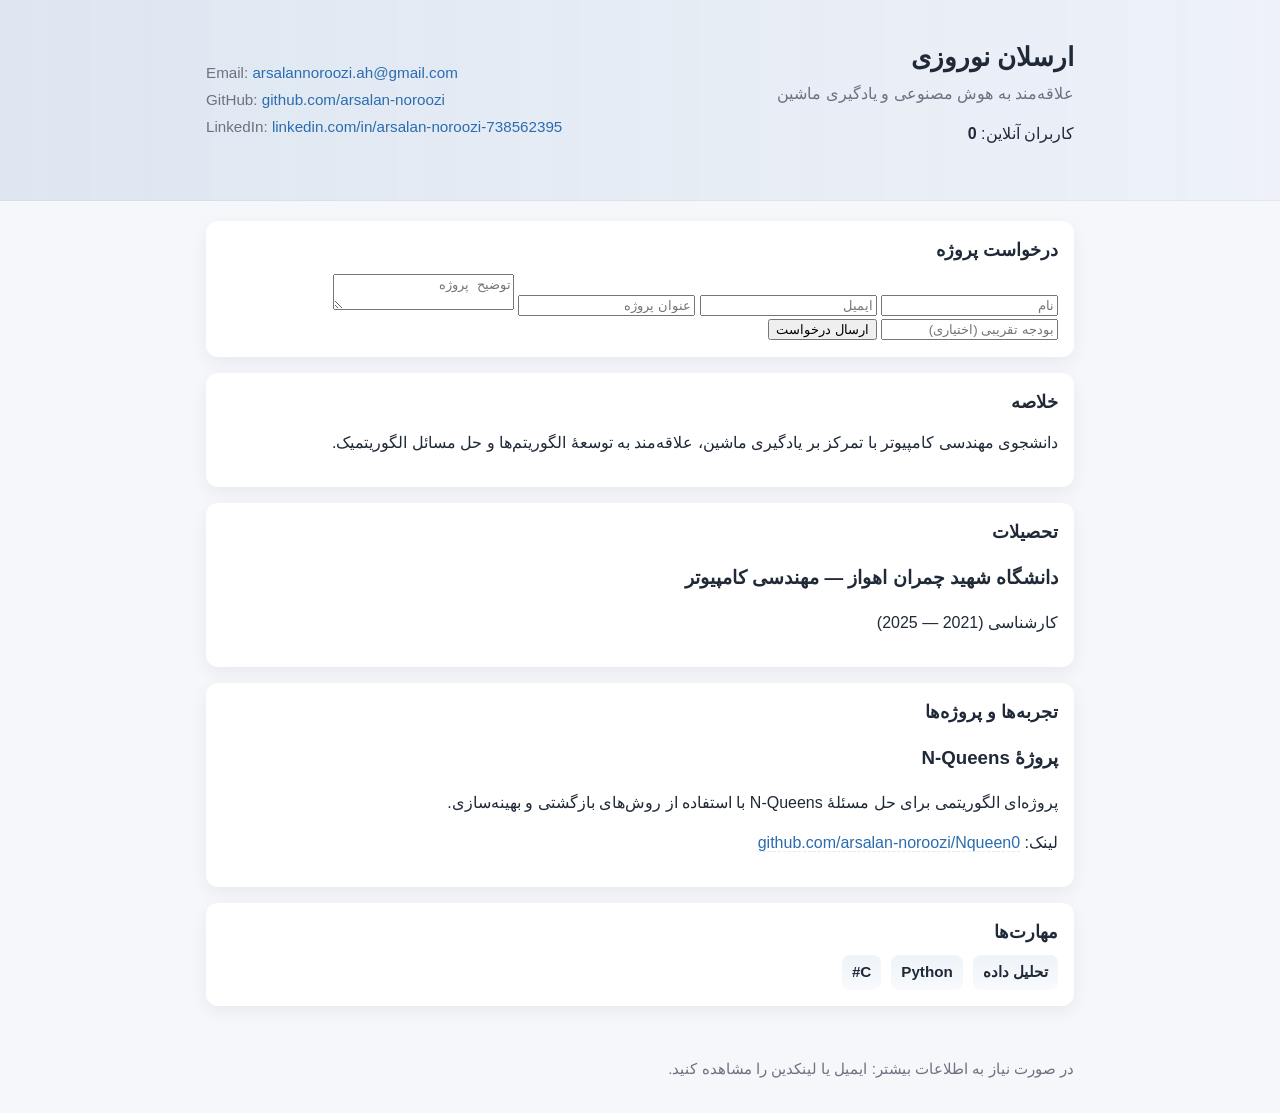
<file: frontend/index.html>
<!doctype html>
<html lang="fa" dir="rtl">
<head>
  <meta charset="utf-8">
  <meta name="viewport" content="width=device-width,initial-scale=1">
  <title>رزومه — ارسلان نوروزی</title>
  <link rel="stylesheet" href="styles.css">
</head>

<body>

  <!-- هدر -->
  <header class="site-header">
    <div class="container header-inner">
      <div class="name-block">
        <h1>ارسلان نوروزی</h1>
        <p class="role">علاقه‌مند به هوش مصنوعی و یادگیری ماشین</p>
        <p>کاربران آنلاین: <strong><span id="online-count">0</span></strong></p>
      </div>
      <div class="contact">
        <p>Email: <a href="mailto:arsalannoroozi.ah@gmail.com">arsalannoroozi.ah@gmail.com</a></p>
        <p>GitHub: <a href="https://github.com/arsalan-noroozi" target="_blank" rel="noopener">github.com/arsalan-noroozi</a></p>
        <p>LinkedIn: <a href="https://www.linkedin.com/in/arsalan-noroozi-738562395" target="_blank" rel="noopener">linkedin.com/in/arsalan-noroozi-738562395</a></p>
      </div>
    </div>
  </header>

  <main class="container">

    <!-- فرم درخواست پروژه -->
    <section class="card">
      <h2>درخواست پروژه</h2>
      <form id="requestForm">
        <input id="name" placeholder="نام" required>
        <input id="email" type="email" placeholder="ایمیل" required>
        <input id="title" placeholder="عنوان پروژه" required>
        <textarea id="desc" placeholder="توضیح پروژه"></textarea>
        <input id="budget" type="number" placeholder="بودجه تقریبی (اختیاری)" min="0">
        <button type="submit">ارسال درخواست</button>
      </form>
    </section>

    <!-- خلاصه -->
    <section aria-labelledby="summary" class="card">
      <h2 id="summary">خلاصه</h2>
      <p>
        دانشجوی مهندسی کامپیوتر با تمرکز بر یادگیری ماشین، علاقه‌مند به توسعهٔ الگوریتم‌ها
        و حل مسائل الگوریتمیک.
      </p>
    </section>

    <!-- تحصیلات -->
    <section aria-labelledby="education" class="card">
      <h2 id="education">تحصیلات</h2>
      <article>
        <h3>دانشگاه شهید چمران اهواز — مهندسی کامپیوتر</h3>
        <p>کارشناسی (2021 — 2025)</p>
      </article>
    </section>

    <!-- پروژه‌ها -->
    <section aria-labelledby="experience" class="card">
      <h2 id="experience">تجربه‌ها و پروژه‌ها</h2>
      <article>
        <h3>پروژهٔ N-Queens</h3>
        <p>
          پروژه‌ای الگوریتمی برای حل مسئلهٔ N-Queens با استفاده از روش‌های بازگشتی
          و بهینه‌سازی.
        </p>
        <p>
          لینک:
          <a href="https://github.com/arsalan-noroozi/Nqueen0" target="_blank" rel="noopener">
            github.com/arsalan-noroozi/Nqueen0
          </a>
        </p>
      </article>
    </section>

    <!-- مهارت‌ها -->
    <section aria-labelledby="skills" class="card">
      <h2 id="skills">مهارت‌ها</h2>
      <ul class="skills-list">
        <li>تحلیل داده</li>
        <li>Python</li>
        <li>C#</li>
      </ul>
    </section>

  </main>

  <!-- فوتر -->
  <footer class="site-footer">
    <div class="container">
      <p>در صورت نیاز به اطلاعات بیشتر: ایمیل یا لینکدین را مشاهده کنید.</p>
    </div>
  </footer>

  <!-- JavaScript: ارسال فرم -->
  <script>
    document.getElementById("requestForm").addEventListener("submit", async function (e) {
      e.preventDefault();

      const payload = {
        name: document.getElementById("name").value,
        email: document.getElementById("email").value,
        project_title: document.getElementById("title").value,
        description: document.getElementById("desc").value,
      };
      const budgetValue = document.getElementById("budget").value;
      if (budgetValue) {
        payload.budget = Number(budgetValue);
      }

      try {
        const response = await fetch("https://resume-ie.onrender.com/requests", {
        method: "POST",
        headers: { "Content-Type": "application/json" },
        body: JSON.stringify(payload)
      });

      if (!response.ok) {
        throw new Error("Request failed");
      }

      alert("درخواست شما با موفقیت ارسال شد");
      this.reset();
      } catch (error) {
        console.error(error);
        alert("خطا در ارسال درخواست، لطفا دوباره تلاش کنید")
      }
    });
  </script>

  <!-- JavaScript: WebSocket کاربران آنلاین -->
  <script>
    const ws = new WebSocket("wss://resume-ie.onrender.com/ws/online");
    ws.onopen = () => console.log("CONNECTED");
    ws.onerror = e => console.log("error", e)

    ws.onmessage = (event) => {
      const data = JSON.parse(event.data);
      document.getElementById("online-count").innerText = data.online;
    };

    window.addEventListener("beforeunload", () => {
      ws.close();
    });
  </script>

</body>
</html>
</file>
<file: frontend/styles.css>
/* متغیرهای پایه */
:root {
  --bg: #f6f7fb;
  --card: #ffffff;
  --accent: #2b6cb0;
  --accent-dark: #27619e; /* رنگ تیsره‌تر برای hover */
  --text: #1f2937;
  --muted: #6b7280;
  --radius: 12px;
  --gap: 18px;
  --container-width: 900px;
  --transition: 200ms ease;
  --font-family: "Arial", "Helvetica", sans-serif;
}

/* ریست و پایه */
* {
  box-sizing: border-box;
}
html,
body {
  height: 100%;
}
body {
  margin: 0;
  font-family: var(--font-family);
  background: var(--bg);
  color: var(--text);
  -webkit-font-smoothing: antialiased;
  -moz-osx-font-smoothing: grayscale;
  line-height: 1.5;
}

/* کانتینر مرکزی */
.container {
  width: calc(100% - 32px);
  max-width: var(--container-width);
  margin: 20px auto;
  padding: 0 16px;
}

/* هدر */
.site-header {
  background: linear-gradient(90deg, rgba(43, 108, 176, 0.12), rgba(43, 108, 176, 0.04));
  padding: 18px 0;
  border-bottom: 1px solid rgba(0, 0, 0, 0.04);
}
.header-inner {
  display: flex;
  align-items: center;
  justify-content: space-between;
  gap: var(--gap);
  flex-wrap: wrap;
}
.name-block h1 {
  margin: 0 0 6px 0;
  font-size: 1.6rem;
}
.role {
  margin: 0;
  color: var(--muted);
}

/* تماس */
.contact p {
  margin: 4px 0;
  color: var(--muted);
  font-size: 0.95rem;
}
.contact a {
  color: var(--accent);
  text-decoration: none;
  transition: color var(--transition);
}
.contact a:hover {
  color: var(--accent-dark);
}

/* کارت‌ها (بخش‌ها) */
.card {
  background: var(--card);
  border-radius: var(--radius);
  padding: 16px;
  margin: 16px 0;
  box-shadow: 0 6px 18px rgba(15, 23, 42, 0.06);
}
.card h2 {
  margin: 0 0 10px 0;
  font-size: 1.1rem;
}

/* لیست مهارت‌ها */
.skills-list {
  display: flex;
  gap: 10px;
  flex-wrap: wrap;
  list-style: none;
  padding: 0;
  margin: 8px 0 0 0;
}
.skills-list li {
  background: linear-gradient(180deg, rgba(43, 108, 176, 0.08), rgba(43, 108, 176, 0.03));
  padding: 6px 10px;
  border-radius: 8px;
  font-weight: 600;
  font-size: 0.95rem;
}

/* لینک‌ها داخل مقالات */
article a {
  color: var(--accent);
  text-decoration: none;
  border-bottom: 1px dashed rgba(43, 108, 176, 0.15);
  transition: all var(--transition);
}
article a:hover {
  transform: translateY(-2px);
  text-decoration: underline;
}

/* فوتر */
.site-footer {
  padding: 12px 0;
  color: var(--muted);
  font-size: 0.95rem;
}

/* ریسپانسیو */
@media (min-width: 880px) {
  .header-inner {
    display: flex;
  }
  .contact {
    text-align: left;
  }
  body[dir="rtl"] .contact {
    text-align: right;
  }
}

/* صفحات کوچک */
@media (max-width: 479px) {
  .name-block h1 {
    font-size: 1.2rem;
  }
  .card {
    padding: 12px;
  }
  .skills-list {
    gap: 8px;
  }
}

/* دسترس‌پذیری: فوکوس لینک‌ها */
a:focus {
  outline: 3px solid rgba(43, 108, 176, 0.12);
  outline-offset: 2px;
}
</file>
